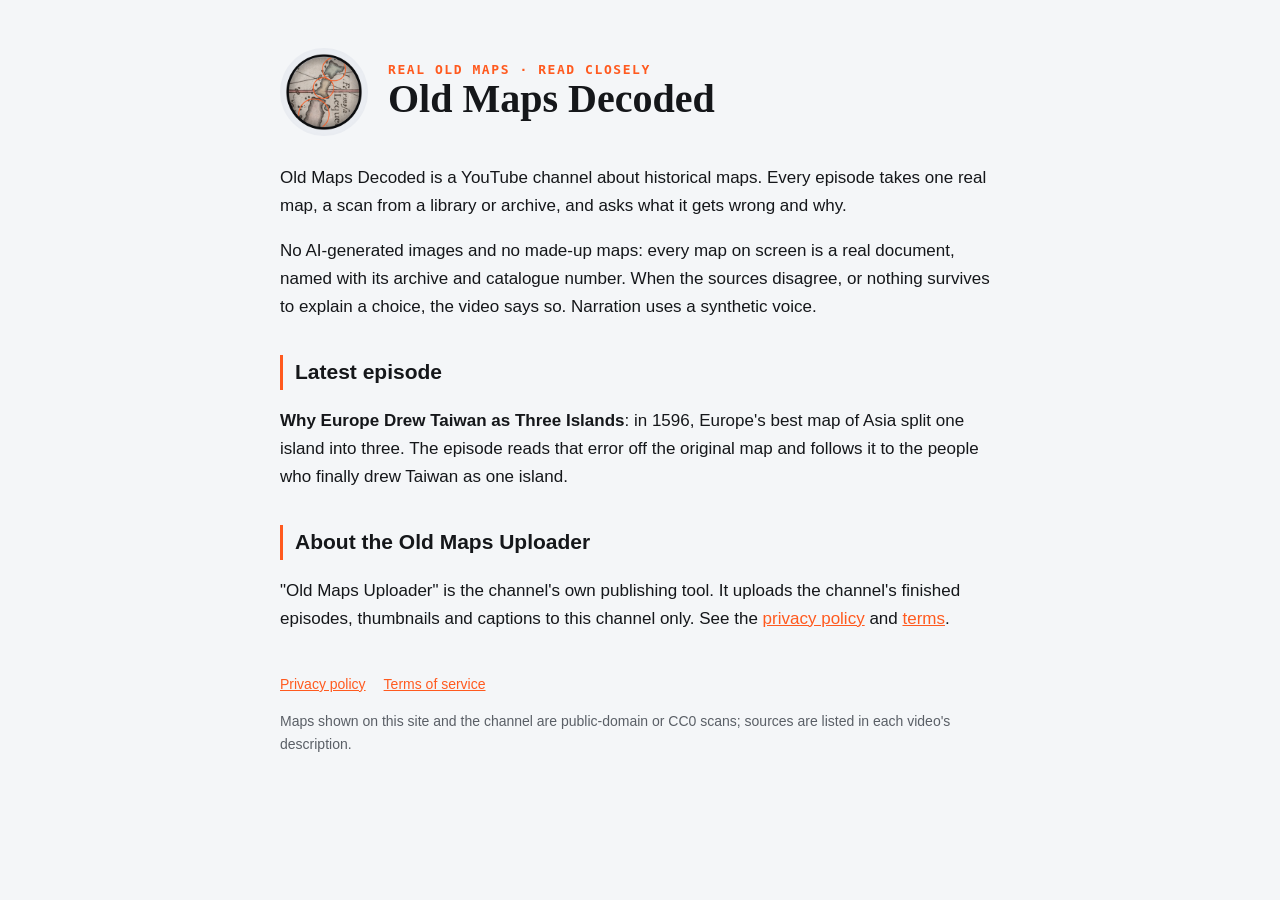
<file: index.html>
<!doctype html><html lang="en"><head><meta charset="utf-8"><meta name="viewport" content="width=device-width,initial-scale=1">
<title>Old Maps Decoded</title><meta name="description" content="Real old maps, read closely: what the mapmakers got wrong, and why.">
<link rel="stylesheet" href="style.css"></head><body><main>
<header><img src="avatar.png" alt=""><div><div class="tag">Real old maps · read closely</div><h1>Old Maps Decoded</h1></div></header>
<p>Old Maps Decoded is a YouTube channel about historical maps. Every episode takes one real map, a scan from a library or archive, and asks what it gets wrong and why.</p>
<p>No AI-generated images and no made-up maps: every map on screen is a real document, named with its archive and catalogue number. When the sources disagree, or nothing survives to explain a choice, the video says so. Narration uses a synthetic voice.</p>
<h2>Latest episode</h2>
<p><strong>Why Europe Drew Taiwan as Three Islands</strong>: in 1596, Europe's best map of Asia split one island into three. The episode reads that error off the original map and follows it to the people who finally drew Taiwan as one island.</p>
<h2>About the Old Maps Uploader</h2>
<p>"Old Maps Uploader" is the channel's own publishing tool. It uploads the channel's finished episodes, thumbnails and captions to this channel only. See the <a href="privacy.html">privacy policy</a> and <a href="terms.html">terms</a>.</p>
<footer><nav><a href="privacy.html">Privacy policy</a><a href="terms.html">Terms of service</a></nav>
<p>Maps shown on this site and the channel are public-domain or CC0 scans; sources are listed in each video's description.</p></footer>
</main></body></html>
</file>
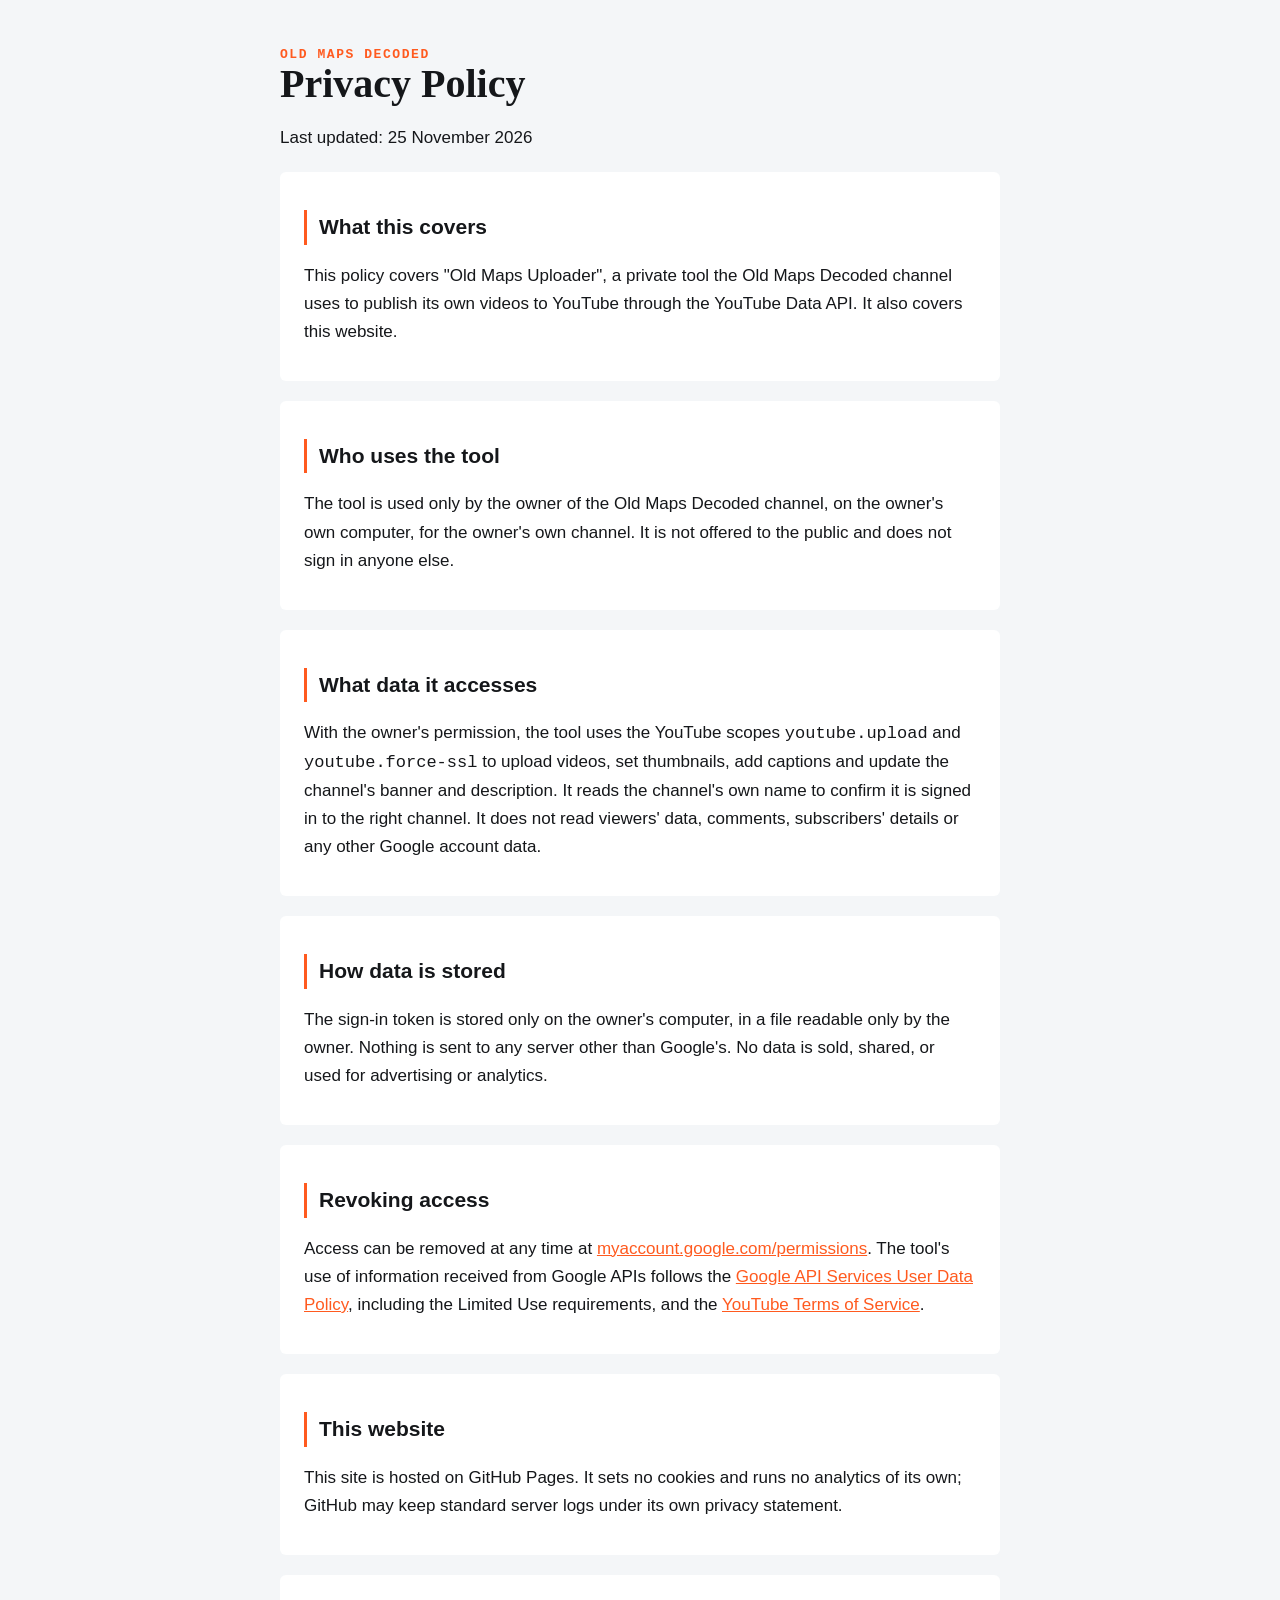
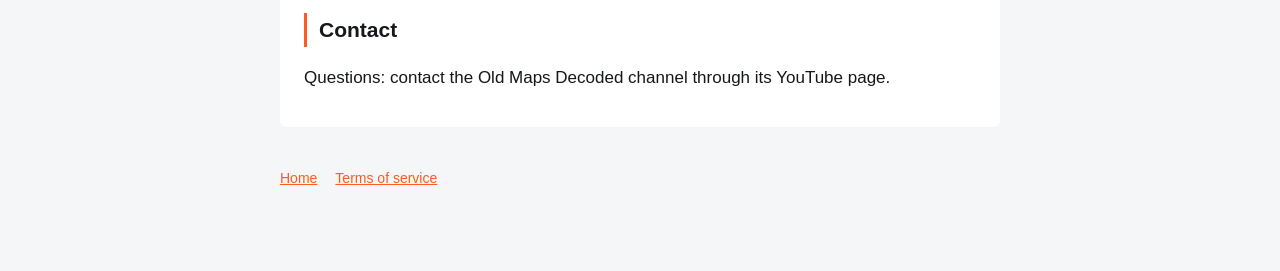
<file: privacy.html>
<!doctype html><html lang="en"><head><meta charset="utf-8"><meta name="viewport" content="width=device-width,initial-scale=1">
<title>Privacy Policy · Old Maps Decoded</title><link rel="stylesheet" href="style.css"></head><body><main>
<div class="tag">Old Maps Decoded</div><h1>Privacy Policy</h1><p>Last updated: 25 November 2026</p>
<section><h2>What this covers</h2>
<p>This policy covers "Old Maps Uploader", a private tool the Old Maps Decoded channel uses to publish its own videos to YouTube through the YouTube Data API. It also covers this website.</p></section>
<section><h2>Who uses the tool</h2>
<p>The tool is used only by the owner of the Old Maps Decoded channel, on the owner's own computer, for the owner's own channel. It is not offered to the public and does not sign in anyone else.</p></section>
<section><h2>What data it accesses</h2>
<p>With the owner's permission, the tool uses the YouTube scopes <code>youtube.upload</code> and <code>youtube.force-ssl</code> to upload videos, set thumbnails, add captions and update the channel's banner and description. It reads the channel's own name to confirm it is signed in to the right channel. It does not read viewers' data, comments, subscribers' details or any other Google account data.</p></section>
<section><h2>How data is stored</h2>
<p>The sign-in token is stored only on the owner's computer, in a file readable only by the owner. Nothing is sent to any server other than Google's. No data is sold, shared, or used for advertising or analytics.</p></section>
<section><h2>Revoking access</h2>
<p>Access can be removed at any time at <a href="https://myaccount.google.com/permissions">myaccount.google.com/permissions</a>. The tool's use of information received from Google APIs follows the <a href="https://developers.google.com/terms/api-services-user-data-policy">Google API Services User Data Policy</a>, including the Limited Use requirements, and the <a href="https://www.youtube.com/t/terms">YouTube Terms of Service</a>.</p></section>
<section><h2>This website</h2>
<p>This site is hosted on GitHub Pages. It sets no cookies and runs no analytics of its own; GitHub may keep standard server logs under its own privacy statement.</p></section>
<section><h2>Contact</h2><p>Questions: contact the Old Maps Decoded channel through its YouTube page.</p></section>
<footer><nav><a href="index.html">Home</a><a href="terms.html">Terms of service</a></nav></footer>
</main></body></html>
</file>
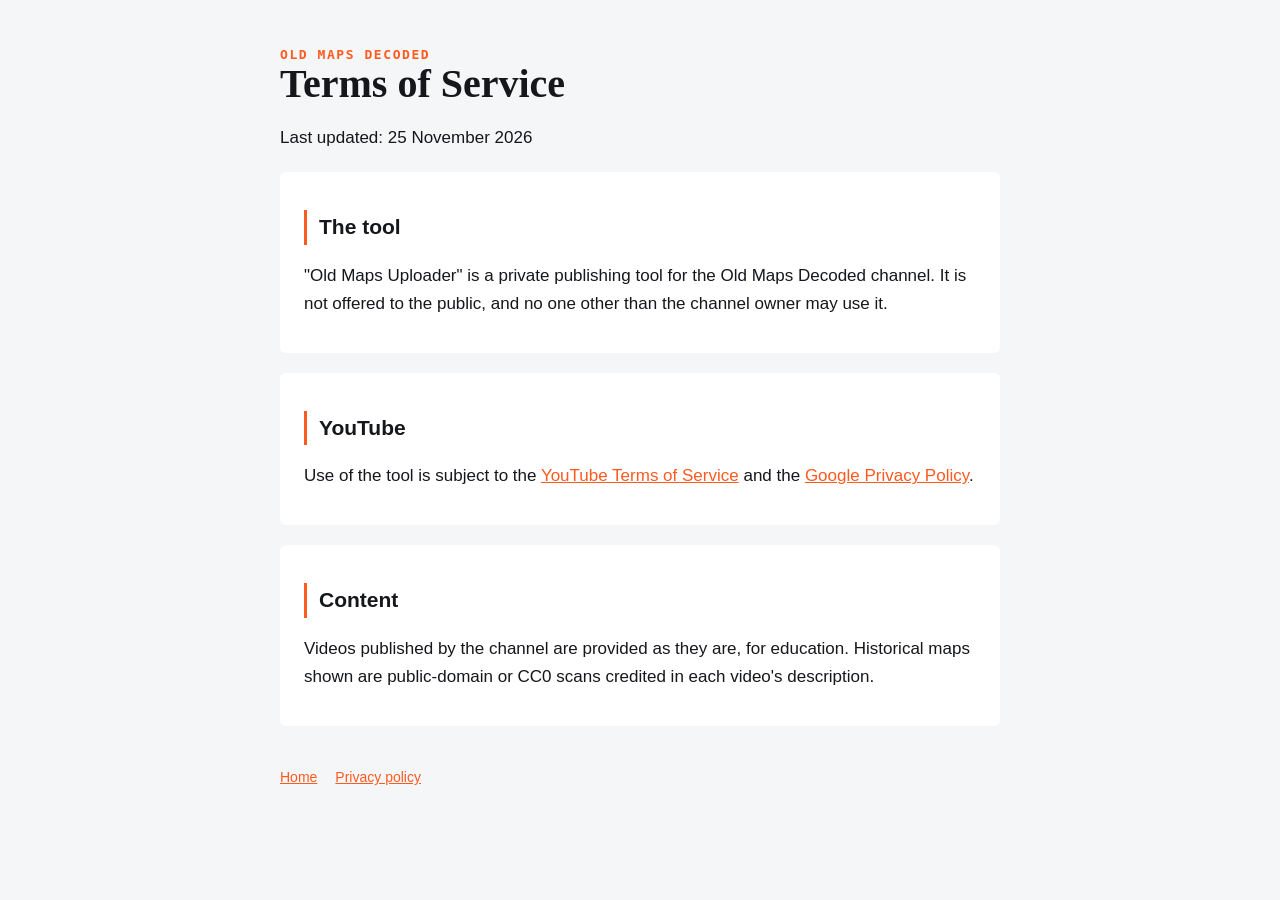
<file: terms.html>
<!doctype html><html lang="en"><head><meta charset="utf-8"><meta name="viewport" content="width=device-width,initial-scale=1">
<title>Terms of Service · Old Maps Decoded</title><link rel="stylesheet" href="style.css"></head><body><main>
<div class="tag">Old Maps Decoded</div><h1>Terms of Service</h1><p>Last updated: 25 November 2026</p>
<section><h2>The tool</h2><p>"Old Maps Uploader" is a private publishing tool for the Old Maps Decoded channel. It is not offered to the public, and no one other than the channel owner may use it.</p></section>
<section><h2>YouTube</h2><p>Use of the tool is subject to the <a href="https://www.youtube.com/t/terms">YouTube Terms of Service</a> and the <a href="https://policies.google.com/privacy">Google Privacy Policy</a>.</p></section>
<section><h2>Content</h2><p>Videos published by the channel are provided as they are, for education. Historical maps shown are public-domain or CC0 scans credited in each video's description.</p></section>
<footer><nav><a href="index.html">Home</a><a href="privacy.html">Privacy policy</a></nav></footer>
</main></body></html>
</file>
<file: style.css>
:root{--bg:#f4f6f8;--ink:#15171a;--muted:#5a5f66;--signal:#ff5a1f;--card:#ffffff}
@media (prefers-color-scheme:dark){:root{--bg:#121417;--ink:#eef0f2;--muted:#a3a8ae;--card:#1b1e22}}
*{box-sizing:border-box}body{margin:0;background:var(--bg);color:var(--ink);font:17px/1.65 -apple-system,"Segoe UI",Roboto,sans-serif}
main{max-width:760px;margin:0 auto;padding:48px 20px 80px}
header{display:flex;gap:20px;align-items:center;margin-bottom:28px}header img{width:88px;height:88px;border-radius:50%}
h1{font-family:Georgia,"Times New Roman",serif;font-size:40px;margin:0;line-height:1.15}
.tag{font:600 13px/1 ui-monospace,Menlo,monospace;letter-spacing:.12em;color:var(--signal);text-transform:uppercase}
h2{font-size:21px;margin:34px 0 8px;border-left:3px solid var(--signal);padding-left:12px}
a{color:var(--signal)}section{background:var(--card);border-radius:6px;padding:4px 24px 18px;margin-top:20px}
footer{margin-top:40px;color:var(--muted);font-size:14px}nav a{margin-right:18px}
</file>
